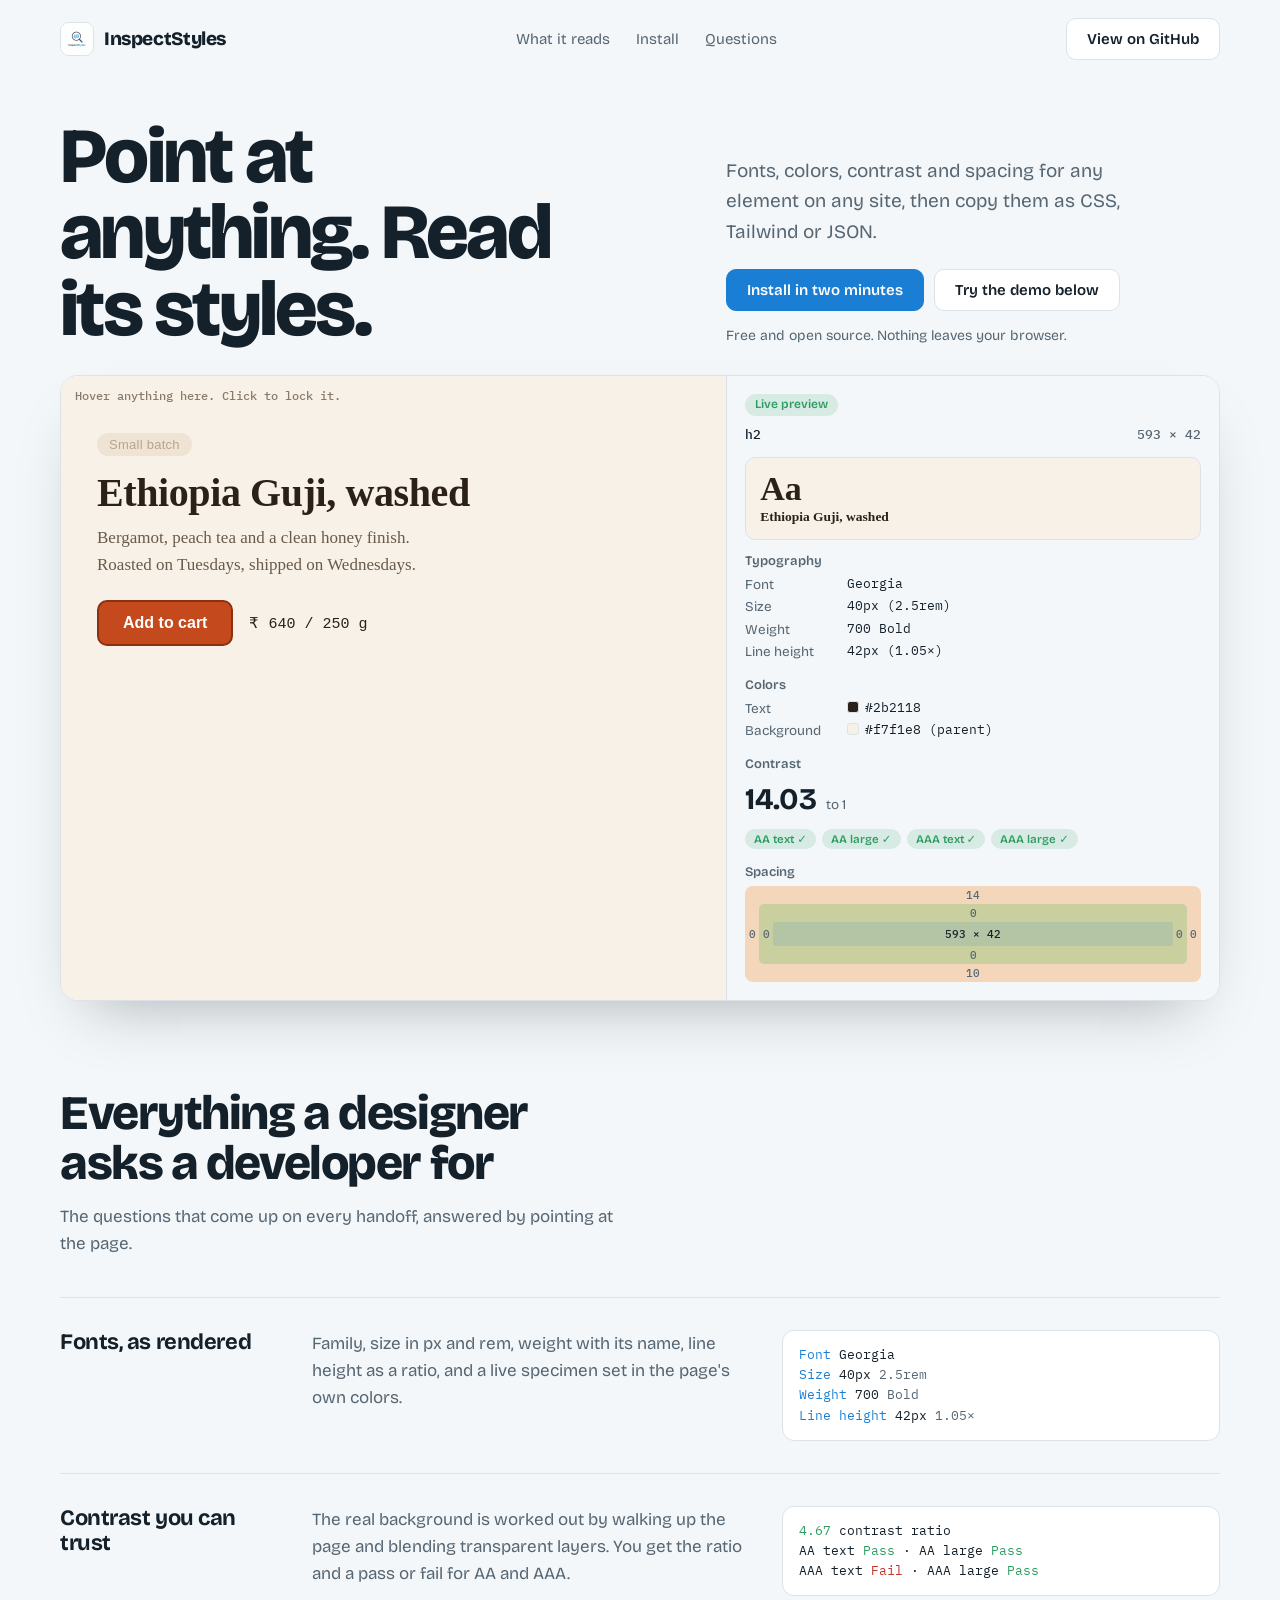
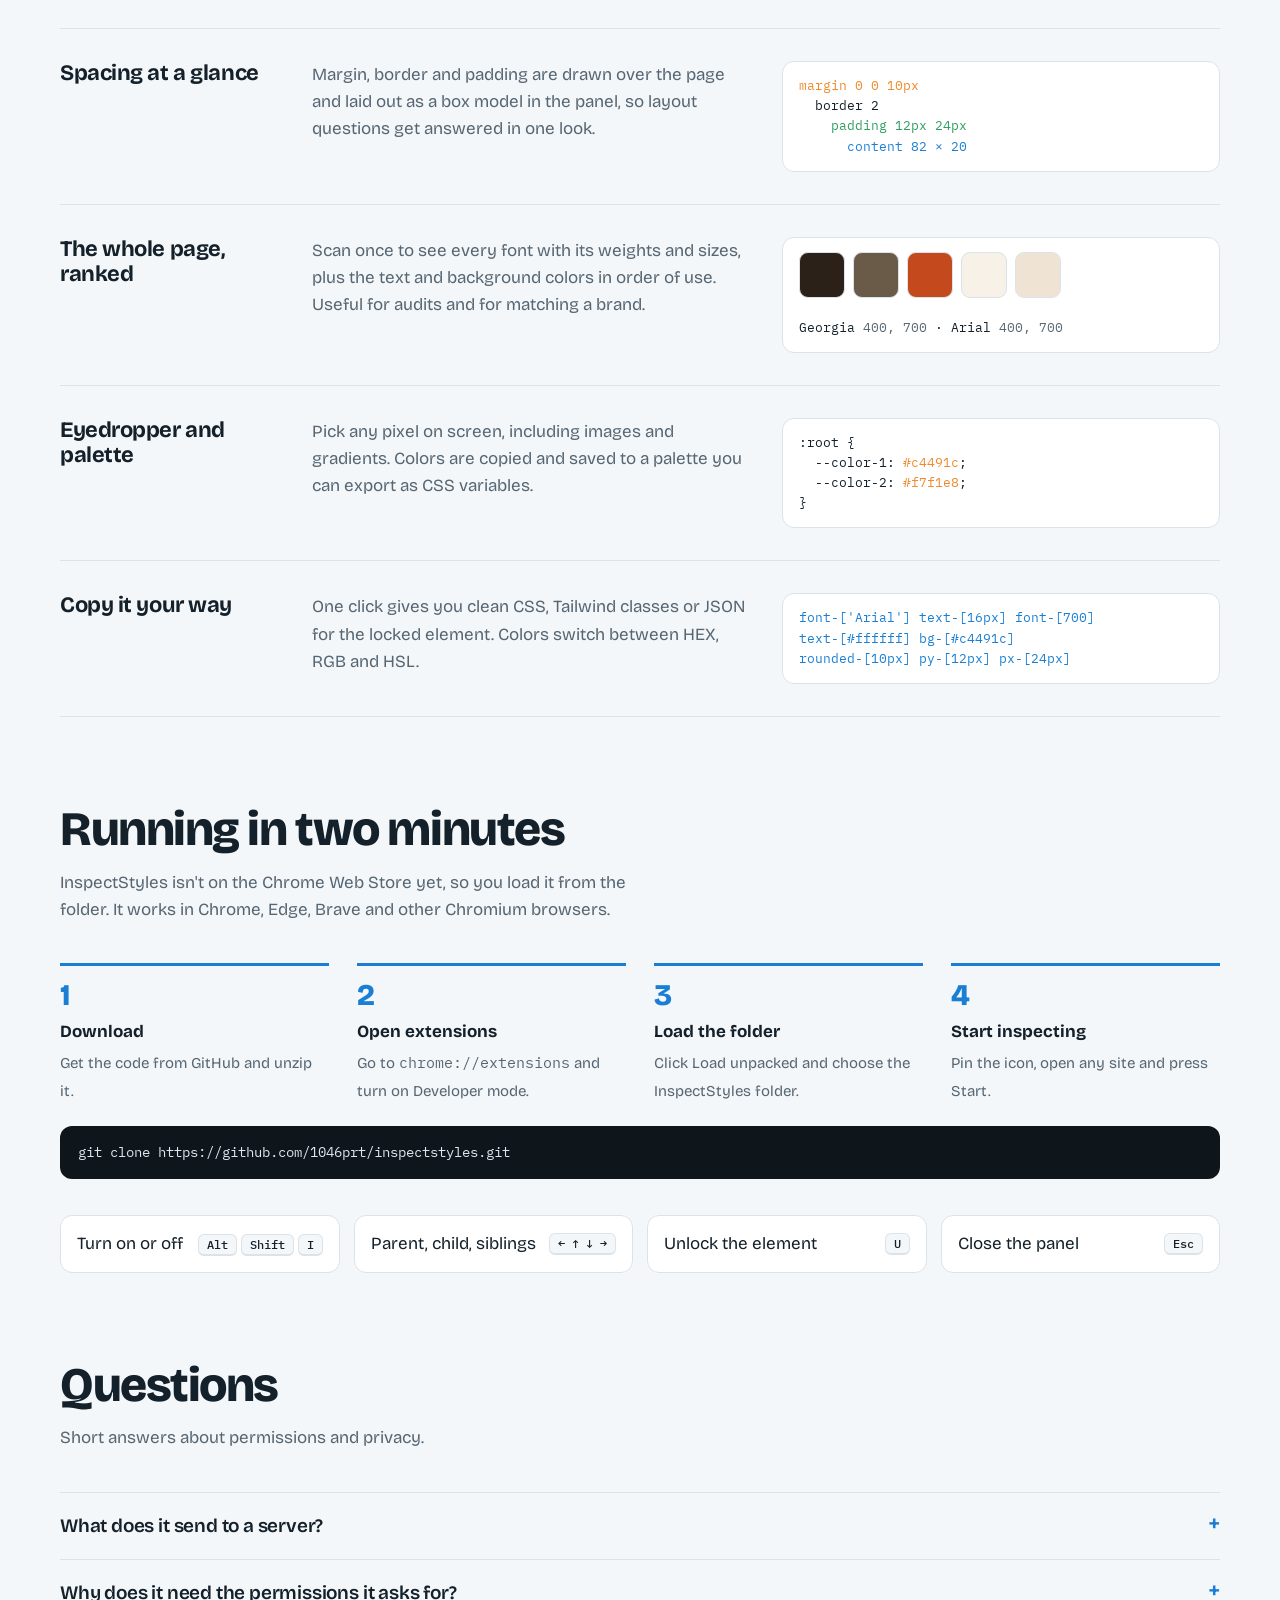
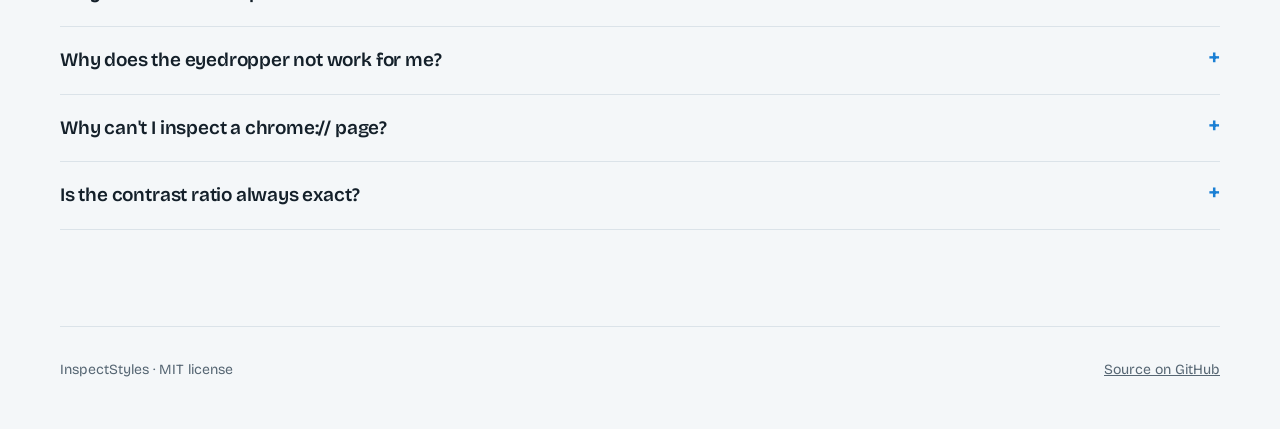
<file: website/index.html>
<!DOCTYPE html>
<html lang="en">
<head>
  <meta charset="utf-8">
  <meta name="viewport" content="width=device-width, initial-scale=1">
  <title>InspectStyles: read any page's fonts, colors and spacing</title>
  <meta name="description" content="A Chrome extension that shows the fonts, colors, contrast and spacing of anything you point at. Pick colors, save palettes, export CSS.">
  <link rel="icon" href="icon.png">
  <link rel="preconnect" href="https://fonts.googleapis.com">
  <link rel="preconnect" href="https://fonts.gstatic.com" crossorigin>
  <link href="https://fonts.googleapis.com/css2?family=Bricolage+Grotesque:opsz,wght@12..96,400;12..96,600;12..96,800&family=IBM+Plex+Mono:wght@400;500&display=swap" rel="stylesheet">
  <style>
    :root {
      --paper: #f4f7f9; --surface: #ffffff; --ink: #14202a; --muted: #566673; --line: #dbe3e9;
      --blue: #1a7fd4; --blue-soft: rgba(26,127,212,.12); --on-blue: #fff;
      --orange: #f08a2c; --green: #2f9e63; --red: #c0392b;
      --display: "Bricolage Grotesque", "Segoe UI", system-ui, sans-serif;
      --mono: "IBM Plex Mono", ui-monospace, "SF Mono", Menlo, Consolas, monospace;
      color-scheme: light dark;
    }
    @media (prefers-color-scheme: dark) {
      :root { --paper: #0c1318; --surface: #141d25; --ink: #e9eff3; --muted: #93a3af; --line: #24313b;
        --blue: #4aa8f5; --blue-soft: rgba(74,168,245,.16); --on-blue: #08121a; --green: #4cc38a; --red: #ff7b6b; }
    }
    * { box-sizing: border-box; }
    html { scroll-behavior: smooth; }
    @media (prefers-reduced-motion: reduce) { html { scroll-behavior: auto; } * { animation: none !important; transition: none !important; } }
    body { margin: 0; background: var(--paper); color: var(--ink); font: 17px/1.6 var(--display); -webkit-font-smoothing: antialiased; }
    a { color: inherit; }
    a:focus-visible, button:focus-visible, summary:focus-visible { outline: 2px solid var(--blue); outline-offset: 3px; border-radius: 6px; }
    .wrap { width: min(1160px, 100% - 40px); margin-inline: auto; }
    .mono { font-family: var(--mono); font-size: .86em; }

    /* nav */
    .nav { display: flex; align-items: center; justify-content: space-between; padding: 18px 0; gap: 16px; }
    .brand { display: flex; align-items: center; gap: 10px; font-weight: 800; font-size: 19px; letter-spacing: -.02em; text-decoration: none; }
    .brand img { width: 34px; height: 34px; border-radius: 9px; border: 1px solid var(--line); background: #fff; }
    .nav ul { display: flex; gap: 26px; list-style: none; margin: 0; padding: 0; font-size: 15px; color: var(--muted); }
    .nav ul a { text-decoration: none; padding: 6px 0; }
    .nav ul a:hover { color: var(--ink); }
    .btn { display: inline-flex; align-items: center; gap: 8px; padding: 11px 20px; border-radius: 10px; font: 600 15px var(--display); text-decoration: none; border: 1px solid var(--line); background: var(--surface); transition: border-color .15s, transform .15s; cursor: pointer; }
    .btn:hover { border-color: var(--blue); }
    .btn.primary { background: var(--blue); color: var(--on-blue); border-color: var(--blue); }
    .btn.primary:hover { filter: brightness(1.08); }

    /* hero */
    .hero { padding: 40px 0 28px; display: grid; grid-template-columns: 1.25fr 1fr; gap: 48px; align-items: end; }
    h1 { font-size: clamp(40px, 6.2vw, 78px); line-height: .98; letter-spacing: -.035em; font-weight: 800; margin: 0; max-width: 11ch; }
    .hero p { color: var(--muted); font-size: 19px; max-width: 34ch; margin: 0 0 22px; }
    .cta { display: flex; flex-wrap: wrap; gap: 10px; }
    .hero .tiny { margin: 14px 0 0; color: var(--muted); font-size: 14px; max-width: none; }

    /* live demo */
    .demo { display: grid; grid-template-columns: 1.35fr 1fr; border: 1px solid var(--line); border-radius: 18px; background: var(--surface); overflow: hidden; box-shadow: 0 30px 60px -30px rgba(20,32,42,.35); }
    .stage { padding: 36px; background: #f7f1e8; color: #2b2118; position: relative; min-height: 380px; cursor: crosshair; }
    .stage * { cursor: crosshair; }
    .stage .hint { position: absolute; left: 14px; top: 12px; font: 500 12px var(--mono); color: #8a7a68; }
    .shop { font-family: Georgia, "Iowan Old Style", serif; margin-top: 18px; }
    .shop .tag { display: inline-block; background: #efe4d3; color: #b9a58a; padding: 4px 12px; border-radius: 99px; font: 500 13px Arial, sans-serif; letter-spacing: .02em; }
    .shop h2 { font-size: 40px; line-height: 1.05; margin: 14px 0 10px; font-weight: 700; letter-spacing: -.01em; color: #2b2118; }
    .shop p.lede { font-size: 17px; line-height: 1.6; color: #6a5a48; max-width: 40ch; margin: 0 0 22px; }
    .shop .buy { display: inline-block; background: #c4491c; color: #fff; padding: 12px 24px; border-radius: 10px; font: 700 16px Arial, sans-serif; border: 2px solid #8d3010; }
    .shop .price { margin-left: 16px; font: 400 15px "Courier New", monospace; color: #2b2118; }
    .outline { position: fixed; pointer-events: none; z-index: 5; display: none; outline: 2px solid var(--blue); outline-offset: 1px; background: rgba(26,127,212,.14); border-radius: 3px; transition: all .08s; }
    .outline.locked { outline-style: solid; background: rgba(26,127,212,.2); }

    .panel { padding: 18px; background: var(--paper); border-left: 1px solid var(--line); font-size: 13.5px; line-height: 1.45; }
    .panel h3 { margin: 0 0 4px; font-size: 13px; color: var(--muted); font-weight: 600; }
    .crumb { font: 500 13px var(--mono); margin-bottom: 14px; color: var(--ink); display: flex; justify-content: space-between; gap: 8px; }
    .crumb span:last-child { color: var(--muted); }
    .specimen { border-radius: 10px; padding: 12px 14px; border: 1px solid var(--line); margin-bottom: 12px; overflow: hidden; }
    .specimen .aa { font-size: 34px; line-height: 1.1; }
    .kv { display: grid; grid-template-columns: 92px 1fr; gap: 3px 10px; margin: 0 0 14px; }
    .kv dt { color: var(--muted); }
    .kv dd { margin: 0; font: 400 12.5px var(--mono); overflow-wrap: anywhere; }
    .sw { display: inline-block; width: 12px; height: 12px; border-radius: 3px; vertical-align: -1px; margin-right: 6px; border: 1px solid var(--line); }
    .ratio { display: flex; align-items: baseline; gap: 10px; margin-bottom: 8px; }
    .ratio b { font-size: 30px; letter-spacing: -.02em; }
    .pills { display: flex; gap: 6px; flex-wrap: wrap; margin-bottom: 14px; }
    .pill { font: 600 11.5px var(--display); padding: 3px 9px; border-radius: 99px; }
    .pill.ok { background: rgba(47,158,99,.15); color: var(--green); }
    .pill.no { background: rgba(192,57,43,.14); color: var(--red); }
    .bm { background: rgba(240,138,44,.3); padding: 18px 14px; border-radius: 8px; position: relative; font: 500 11px var(--mono); color: var(--muted); }
    .bp { background: rgba(110,190,100,.32); padding: 18px 14px; border-radius: 5px; position: relative; }
    .bc { background: var(--blue-soft); padding: 5px; border-radius: 3px; text-align: center; color: var(--ink); }
    .bm i, .bp i { position: absolute; font-style: normal; }
    .bm .t, .bp .t { top: 2px; left: 50%; transform: translateX(-50%); }
    .bm .b, .bp .b { bottom: 2px; left: 50%; transform: translateX(-50%); }
    .bm .l, .bp .l { left: 4px; top: 50%; transform: translateY(-50%); }
    .bm .r, .bp .r { right: 4px; top: 50%; transform: translateY(-50%); }
    .status { display: inline-block; font-size: 12px; font-weight: 600; padding: 2px 10px; border-radius: 99px; background: rgba(47,158,99,.15); color: var(--green); margin-bottom: 10px; }
    .status.locked { background: var(--blue-soft); color: var(--blue); }

    /* sections */
    section { padding: 88px 0 0; }
    h2.title { font-size: clamp(30px, 4vw, 48px); line-height: 1.04; letter-spacing: -.03em; font-weight: 800; margin: 0 0 14px; max-width: 18ch; }
    .sub { color: var(--muted); max-width: 52ch; margin: 0 0 40px; }

    .rows { display: grid; gap: 0; border-top: 1px solid var(--line); }
    .feat { display: grid; grid-template-columns: 220px 1fr 1fr; gap: 32px; padding: 32px 0; border-bottom: 1px solid var(--line); align-items: start; }
    .feat h3 { margin: 0; font-size: 22px; letter-spacing: -.02em; line-height: 1.15; }
    .feat p { margin: 0; color: var(--muted); }
    .feat .art { font: 400 13px/1.55 var(--mono); background: var(--surface); border: 1px solid var(--line); border-radius: 12px; padding: 14px 16px; overflow-x: auto; }
    .art .c1 { color: var(--blue); } .art .c2 { color: var(--orange); } .art .c3 { color: var(--green); } .art .dim { color: var(--muted); }
    .swatches { display: flex; gap: 8px; flex-wrap: wrap; font-family: var(--mono); }
    .swatches span { display: block; width: 46px; height: 46px; border-radius: 9px; border: 1px solid var(--line); }

    .how { display: grid; grid-template-columns: repeat(4, 1fr); gap: 28px; list-style: none; padding: 0; margin: 0; counter-reset: s; }
    .how li { counter-increment: s; border-top: 3px solid var(--blue); padding-top: 14px; }
    .how li::before { content: counter(s); font: 800 30px var(--display); color: var(--blue); display: block; line-height: 1; margin-bottom: 8px; }
    .how b { display: block; margin-bottom: 4px; }
    .how span { color: var(--muted); font-size: 15px; }
    pre.code { background: #0f161b; color: #dbe7ef; border-radius: 12px; padding: 16px 18px; overflow-x: auto; font: 400 13.5px/1.6 var(--mono); margin: 22px 0 0; }
    .keys { display: grid; grid-template-columns: repeat(auto-fit, minmax(230px, 1fr)); gap: 14px; margin-top: 36px; }
    .key { background: var(--surface); border: 1px solid var(--line); border-radius: 12px; padding: 14px 16px; display: flex; justify-content: space-between; gap: 12px; align-items: center; }
    kbd { font: 500 12px var(--mono); background: var(--paper); border: 1px solid var(--line); border-bottom-width: 2px; border-radius: 6px; padding: 2px 8px; white-space: nowrap; }

    details { border-bottom: 1px solid var(--line); padding: 18px 0; }
    details:first-of-type { border-top: 1px solid var(--line); }
    summary { cursor: pointer; font-weight: 600; font-size: 19px; letter-spacing: -.01em; list-style: none; display: flex; justify-content: space-between; gap: 20px; }
    summary::-webkit-details-marker { display: none; }
    summary::after { content: "+"; color: var(--blue); font-size: 24px; line-height: 1; transition: transform .2s; }
    details[open] summary::after { transform: rotate(45deg); }
    details p { color: var(--muted); max-width: 62ch; margin: 10px 0 0; }

    footer { margin-top: 96px; border-top: 1px solid var(--line); padding: 32px 0 48px; color: var(--muted); font-size: 14px; display: flex; justify-content: space-between; flex-wrap: wrap; gap: 14px; }

    @media (max-width: 960px) {
      .hero { grid-template-columns: 1fr; gap: 22px; }
      .demo { grid-template-columns: 1fr; }
      .panel { border-left: 0; border-top: 1px solid var(--line); }
      .feat { grid-template-columns: 1fr; gap: 14px; }
      .how { grid-template-columns: 1fr 1fr; }
      .nav ul { display: none; }
    }
    @media (max-width: 560px) { .how { grid-template-columns: 1fr; } .stage { padding: 28px 20px; } .shop h2 { font-size: 32px; } }
  </style>
</head>
<body>
  <div class="wrap">
    <nav class="nav" aria-label="Main">
      <a class="brand" href="#top"><img src="icon.png" alt="">InspectStyles</a>
      <ul>
        <li><a href="#features">What it reads</a></li>
        <li><a href="#install">Install</a></li>
        <li><a href="#faq">Questions</a></li>
      </ul>
      <a class="btn" href="https://github.com/1046prt/inspectstyles">View on GitHub</a>
    </nav>

    <header class="hero" id="top">
      <h1>Point at anything. Read its styles.</h1>
      <div>
        <p>Fonts, colors, contrast and spacing for any element on any site, then copy them as CSS, Tailwind or JSON.</p>
        <div class="cta">
          <a class="btn primary" href="#install">Install in two minutes</a>
          <a class="btn" href="#demo">Try the demo below</a>
        </div>
        <p class="tiny">Free and open source. Nothing leaves your browser.</p>
      </div>
    </header>

    <div class="demo" id="demo">
      <div class="stage" id="stage">
        <span class="hint">Hover anything here. Click to lock it.</span>
        <div class="shop">
          <span class="tag">Small batch</span>
          <h2>Ethiopia Guji, washed</h2>
          <p class="lede">Bergamot, peach tea and a clean honey finish. Roasted on Tuesdays, shipped on Wednesdays.</p>
          <span class="buy">Add to cart</span><span class="price">₹ 640 / 250 g</span>
        </div>
      </div>

      <aside class="panel" aria-live="polite">
        <span class="status" id="p-status">Live preview</span>
        <div class="crumb"><span id="p-sel">h2</span><span id="p-size"></span></div>
        <div class="specimen" id="p-spec"><div class="aa">Aa</div><div id="p-sample"></div></div>
        <h3>Typography</h3>
        <dl class="kv">
          <dt>Font</dt><dd id="p-font"></dd>
          <dt>Size</dt><dd id="p-fsize"></dd>
          <dt>Weight</dt><dd id="p-weight"></dd>
          <dt>Line height</dt><dd id="p-lh"></dd>
        </dl>
        <h3>Colors</h3>
        <dl class="kv">
          <dt>Text</dt><dd id="p-fg"></dd>
          <dt>Background</dt><dd id="p-bg"></dd>
        </dl>
        <h3>Contrast</h3>
        <div class="ratio"><b id="p-ratio"></b><span style="color:var(--muted)">to 1</span></div>
        <div class="pills" id="p-pills"></div>
        <h3>Spacing</h3>
        <div class="bm"><i class="t" id="m-t"></i><i class="r" id="m-r"></i><i class="b" id="m-b"></i><i class="l" id="m-l"></i>
          <div class="bp"><i class="t" id="p-t"></i><i class="r" id="p-r"></i><i class="b" id="p-b"></i><i class="l" id="p-l"></i>
            <div class="bc" id="p-box"></div></div></div>
      </aside>
    </div>
    <div class="outline" id="outline"></div>
  </div>

  <main class="wrap">
    <section id="features">
      <h2 class="title">Everything a designer asks a developer for</h2>
      <p class="sub">The questions that come up on every handoff, answered by pointing at the page.</p>
      <div class="rows">
        <article class="feat">
          <h3>Fonts, as rendered</h3>
          <p>Family, size in px and rem, weight with its name, line height as a ratio, and a live specimen set in the page's own colors.</p>
          <div class="art"><span class="c1">Font</span> Georgia<br><span class="c1">Size</span> 40px <span class="dim">2.5rem</span><br><span class="c1">Weight</span> 700 <span class="dim">Bold</span><br><span class="c1">Line height</span> 42px <span class="dim">1.05×</span></div>
        </article>
        <article class="feat">
          <h3>Contrast you can trust</h3>
          <p>The real background is worked out by walking up the page and blending transparent layers. You get the ratio and a pass or fail for AA and AAA.</p>
          <div class="art"><span class="c3">4.67</span> contrast ratio<br>AA text <span class="c3">Pass</span> · AA large <span class="c3">Pass</span><br>AAA text <span style="color:var(--red)">Fail</span> · AAA large <span class="c3">Pass</span></div>
        </article>
        <article class="feat">
          <h3>Spacing at a glance</h3>
          <p>Margin, border and padding are drawn over the page and laid out as a box model in the panel, so layout questions get answered in one look.</p>
          <div class="art"><span class="c2">margin 0 0 10px</span><br>&nbsp;&nbsp;border 2<br>&nbsp;&nbsp;&nbsp;&nbsp;<span class="c3">padding 12px 24px</span><br>&nbsp;&nbsp;&nbsp;&nbsp;&nbsp;&nbsp;<span class="c1">content 82 × 20</span></div>
        </article>
        <article class="feat">
          <h3>The whole page, ranked</h3>
          <p>Scan once to see every font with its weights and sizes, plus the text and background colors in order of use. Useful for audits and for matching a brand.</p>
          <div class="art"><div class="swatches"><span style="background:#2b2118"></span><span style="background:#6a5a48"></span><span style="background:#c4491c"></span><span style="background:#f7f1e8"></span><span style="background:#efe4d3"></span></div><br>Georgia <span class="dim">400, 700</span> · Arial <span class="dim">400, 700</span></div>
        </article>
        <article class="feat">
          <h3>Eyedropper and palette</h3>
          <p>Pick any pixel on screen, including images and gradients. Colors are copied and saved to a palette you can export as CSS variables.</p>
          <div class="art">:root {<br>&nbsp;&nbsp;--color-1: <span class="c2">#c4491c</span>;<br>&nbsp;&nbsp;--color-2: <span class="c2">#f7f1e8</span>;<br>}</div>
        </article>
        <article class="feat">
          <h3>Copy it your way</h3>
          <p>One click gives you clean CSS, Tailwind classes or JSON for the locked element. Colors switch between HEX, RGB and HSL.</p>
          <div class="art"><span class="c1">font-['Arial'] text-[16px] font-[700]</span><br><span class="c1">text-[#ffffff] bg-[#c4491c]</span><br><span class="c1">rounded-[10px] py-[12px] px-[24px]</span></div>
        </article>
      </div>
    </section>

    <section id="install">
      <h2 class="title">Running in two minutes</h2>
      <p class="sub">InspectStyles isn't on the Chrome Web Store yet, so you load it from the folder. It works in Chrome, Edge, Brave and other Chromium browsers.</p>
      <ol class="how">
        <li><b>Download</b><span>Get the code from GitHub and unzip it.</span></li>
        <li><b>Open extensions</b><span>Go to <span class="mono">chrome://extensions</span> and turn on Developer mode.</span></li>
        <li><b>Load the folder</b><span>Click Load unpacked and choose the InspectStyles folder.</span></li>
        <li><b>Start inspecting</b><span>Pin the icon, open any site and press Start.</span></li>
      </ol>
      <pre class="code">git clone https://github.com/1046prt/inspectstyles.git</pre>
      <div class="keys">
        <div class="key"><span>Turn on or off</span><span><kbd>Alt</kbd> <kbd>Shift</kbd> <kbd>I</kbd></span></div>
        <div class="key"><span>Parent, child, siblings</span><kbd>← ↑ ↓ →</kbd></div>
        <div class="key"><span>Unlock the element</span><kbd>U</kbd></div>
        <div class="key"><span>Close the panel</span><kbd>Esc</kbd></div>
      </div>
    </section>

    <section id="faq">
      <h2 class="title">Questions</h2>
      <p class="sub">Short answers about permissions and privacy.</p>
      <details><summary>What does it send to a server?</summary><p>Nothing. There are no network requests. Styles are read with the browser's own getComputedStyle, and your saved palette and settings live in chrome.storage on your device.</p></details>
      <details><summary>Why does it need the permissions it asks for?</summary><p>activeTab and scripting let it run on the tab you choose, only when you start it. storage keeps your palette, theme and panel width.</p></details>
      <details><summary>Why does the eyedropper not work for me?</summary><p>It uses the browser's EyeDropper feature, which needs Chrome or Edge 95 or newer. Firefox and Safari don't offer it.</p></details>
      <details><summary>Why can't I inspect a chrome:// page?</summary><p>Browsers block extensions on their own pages and on the Chrome Web Store. Any regular website works.</p></details>
      <details><summary>Is the contrast ratio always exact?</summary><p>It's exact for solid and semi-transparent colors. When a background image sits behind the text, the panel tells you the ratio is an estimate.</p></details>
    </section>
  </main>

  <div class="wrap">
    <footer>
      <span>InspectStyles · MIT license</span>
      <span><a href="https://github.com/1046prt/inspectstyles">Source on GitHub</a></span>
    </footer>
  </div>

  <script>
    // The demo reads real computed styles, the same way the extension does.
    (function () {
      const stage = document.getElementById("stage");
      const outline = document.getElementById("outline");
      const $ = (id) => document.getElementById(id);
      let locked = null, hovered = null;

      function parse(s) {
        const m = s.match(/rgba?\(([\d.]+)[,\s]+([\d.]+)[,\s]+([\d.]+)(?:[,\s/]+([\d.]+))?/);
        return m ? { r: +m[1], g: +m[2], b: +m[3], a: m[4] === undefined ? 1 : +m[4] } : { r: 0, g: 0, b: 0, a: 0 };
      }
      const hex = (c) => "#" + [c.r, c.g, c.b].map((n) => Math.round(n).toString(16).padStart(2, "0")).join("");
      const lum = (c) => { const f = (v) => { v /= 255; return v <= .03928 ? v / 12.92 : Math.pow((v + .055) / 1.055, 2.4); }; return .2126 * f(c.r) + .7152 * f(c.g) + .0722 * f(c.b); };
      const ratio = (a, b) => { const x = lum(a), y = lum(b); return (Math.max(x, y) + .05) / (Math.min(x, y) + .05); };
      const px = (v) => Math.round(parseFloat(v) * 100) / 100 || 0;

      function bgOf(el) {
        for (let n = el; n && n !== document.body; n = n.parentElement) {
          const c = parse(getComputedStyle(n).backgroundColor);
          if (c.a >= 1) return c;
        }
        return { r: 255, g: 255, b: 255, a: 1 };
      }

      function selector(el) {
        const cls = (el.className || "").toString().split(/\s+/).filter(Boolean)[0];
        return el.tagName.toLowerCase() + (cls ? "." + cls : "");
      }

      function render(el) {
        const cs = getComputedStyle(el), r = el.getBoundingClientRect();
        const fg = parse(cs.color), own = parse(cs.backgroundColor), bg = own.a >= 1 ? own : bgOf(el);
        const size = px(cs.fontSize), weight = parseInt(cs.fontWeight, 10);
        const names = { 400: "Regular", 600: "Semi bold", 700: "Bold" };
        const cr = ratio(fg, bg);
        const large = size >= 24 || (size >= 18.66 && weight >= 700);

        $("p-sel").textContent = selector(el);
        $("p-size").textContent = Math.round(r.width) + " × " + Math.round(r.height);
        const spec = $("p-spec");
        spec.style.cssText = "background:" + cs.backgroundColor.replace(/rgba\(0, 0, 0, 0\)/, hex(bg)) + ";background:" + hex(bg) + ";color:" + cs.color + ";font-family:" + cs.fontFamily + ";font-weight:" + cs.fontWeight;
        $("p-sample").textContent = (el.textContent || "").trim().slice(0, 30);
        $("p-font").textContent = cs.fontFamily.split(",")[0].replace(/["']/g, "");
        $("p-fsize").textContent = size + "px (" + Math.round((size / 16) * 100) / 100 + "rem)";
        $("p-weight").textContent = weight + (names[weight] ? " " + names[weight] : "");
        $("p-lh").textContent = cs.lineHeight === "normal" ? "normal" : px(cs.lineHeight) + "px (" + Math.round((px(cs.lineHeight) / size) * 100) / 100 + "×)";
        $("p-fg").innerHTML = '<span class="sw" style="background:' + hex(fg) + '"></span>' + hex(fg);
        $("p-bg").innerHTML = '<span class="sw" style="background:' + hex(bg) + '"></span>' + hex(bg) + (own.a >= 1 ? "" : " (parent)");
        $("p-ratio").textContent = cr.toFixed(2);
        const pill = (label, ok) => '<span class="pill ' + (ok ? "ok" : "no") + '">' + label + (ok ? " ✓" : " ✗") + "</span>";
        $("p-pills").innerHTML = pill("AA text", cr >= 4.5) + pill("AA large", cr >= 3) + pill("AAA text", cr >= 7) + pill("AAA large", cr >= 4.5);
        const side = (p, k) => px(cs[p + k]);
        const set = (pre, p) => ["Top", "Right", "Bottom", "Left"].forEach((k, i) => { $(pre + "-" + "trbl"[i]).textContent = side(p, k); });
        set("m", "margin"); set("p", "padding");
        const cw = Math.round(r.width - side("padding", "Left") - side("padding", "Right") - side("border", "LeftWidth") - side("border", "RightWidth"));
        const ch = Math.round(r.height - side("padding", "Top") - side("padding", "Bottom") - side("border", "TopWidth") - side("border", "BottomWidth"));
        $("p-box").textContent = cw + " × " + ch;
      }

      function place(el) {
        if (!el) { outline.style.display = "none"; return; }
        const r = el.getBoundingClientRect();
        Object.assign(outline.style, { display: "block", left: r.left + "px", top: r.top + "px", width: r.width + "px", height: r.height + "px" });
        outline.classList.toggle("locked", !!locked);
      }

      function pick(e) {
        const t = e.target;
        return t === stage || t.classList.contains("hint") || t.classList.contains("shop") ? null : t;
      }

      stage.addEventListener("mousemove", (e) => {
        const t = pick(e);
        if (!t || t === hovered) return;
        hovered = t;
        if (!locked) render(t);
        place(locked || t);
      });
      stage.addEventListener("mouseleave", () => { hovered = null; if (!locked) place(null); });
      stage.addEventListener("click", (e) => {
        const t = pick(e);
        if (!t) { locked = null; $("p-status").textContent = "Live preview"; $("p-status").classList.remove("locked"); place(hovered); return; }
        locked = t; render(t); place(t);
        $("p-status").textContent = "Locked. Click empty space to unlock"; $("p-status").classList.add("locked");
      });
      window.addEventListener("scroll", () => place(locked || hovered), { passive: true });
      window.addEventListener("resize", () => place(locked || hovered));

      // start with the headline already read, so the panel is never empty
      const first = stage.querySelector("h2");
      render(first);
    })();
  </script>
</body>
</html>
</file>
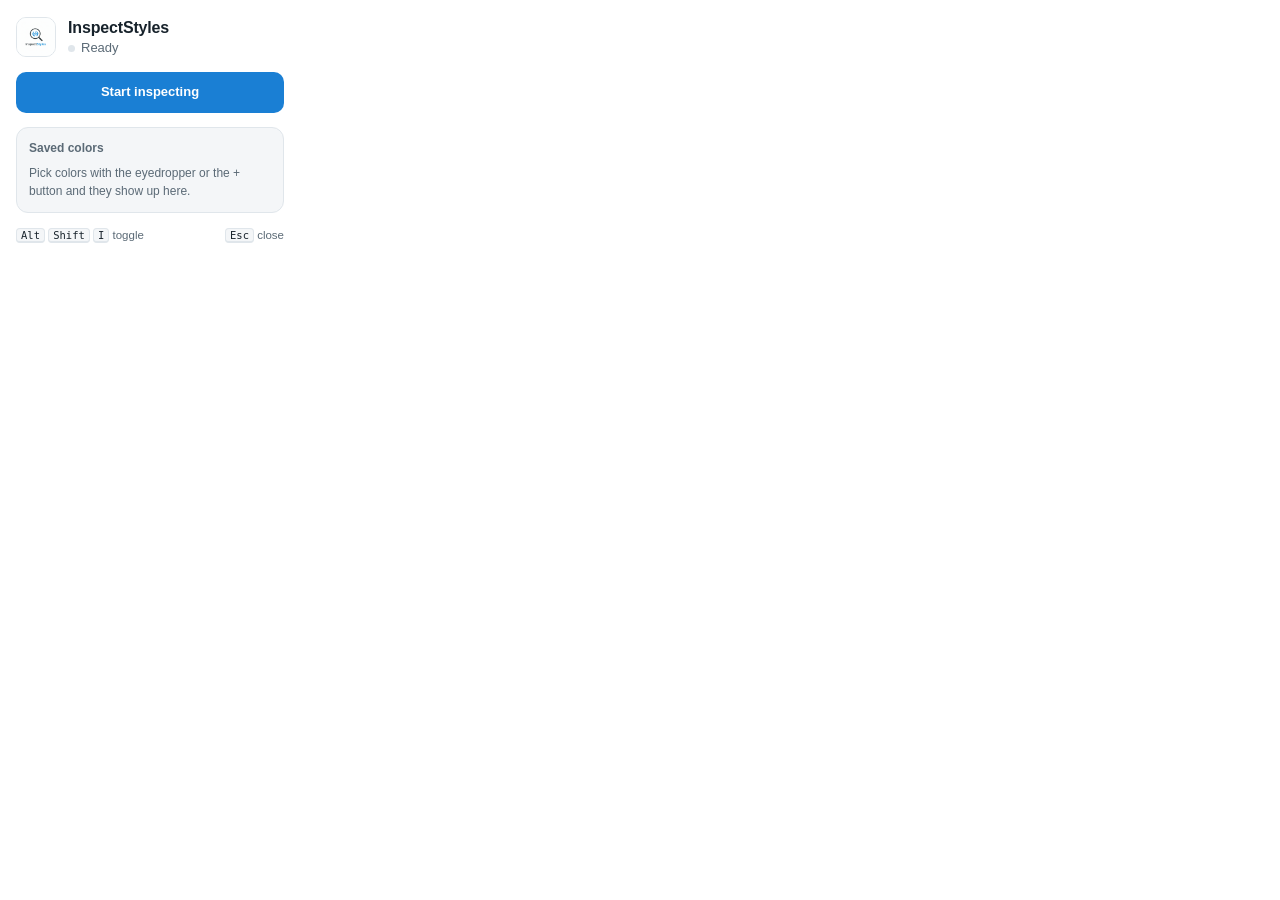
<file: popup/popup.html>
<!DOCTYPE html>
<html lang="en">
  <head>
    <meta charset="utf-8" />
    <meta name="viewport" content="width=device-width, initial-scale=1" />
    <title>InspectStyles</title>
    <link rel="stylesheet" href="popup.css" />
  </head>
  <body>
    <main class="popup">
      <header class="top">
        <img src="../icons/InspectStyles.png" alt="" class="logo" />
        <div class="titles">
          <h1>InspectStyles</h1>
          <p id="status" class="status" role="status">Ready</p>
        </div>
      </header>

      <button id="toggle" class="launch" type="button">Start inspecting</button>
      <p id="error" class="error" role="alert" hidden></p>

      <section class="saved" aria-labelledby="saved-title">
        <div class="saved-head">
          <h2 id="saved-title">Saved colors</h2>
          <span id="saved-count" class="count"></span>
        </div>
        <div id="swatches" class="swatches"></div>
        <p id="saved-empty" class="hint">Pick colors with the eyedropper or the + button and they show up here.</p>
      </section>

      <footer class="foot">
        <span><kbd>Alt</kbd> <kbd>Shift</kbd> <kbd>I</kbd> toggle</span>
        <span><kbd>Esc</kbd> close</span>
      </footer>
    </main>
    <script src="popup.js"></script>
  </body>
</html>
</file>
<file: popup/popup.css>
:root {
  --bg: #ffffff;
  --ink: #17222b;
  --muted: #5b6a76;
  --line: #e0e6eb;
  --soft: #f4f6f8;
  --accent: #1a7fd4;
  --accent-ink: #ffffff;
  --live: #14804a;
  --bad: #c0392b;
  color-scheme: light dark;
}
@media (prefers-color-scheme: dark) {
  :root {
    --bg: #0f161b;
    --ink: #e8eef2;
    --muted: #92a2ae;
    --line: #26323c;
    --soft: #172029;
    --accent: #4aa8f5;
    --accent-ink: #08121a;
    --live: #4cc38a;
    --bad: #ff7b6b;
  }
}

* { box-sizing: border-box; margin: 0; }

body {
  width: 300px;
  background: var(--bg);
  color: var(--ink);
  font: 13px/1.45 -apple-system, BlinkMacSystemFont, "Segoe UI", Roboto, "Helvetica Neue", Arial, sans-serif;
}

.popup { padding: 16px; display: flex; flex-direction: column; gap: 14px; }

.top { display: flex; align-items: center; gap: 12px; }
.logo { width: 40px; height: 40px; border-radius: 10px; border: 1px solid var(--line); background: #fff; }
h1 { font-size: 16px; font-weight: 650; letter-spacing: -0.01em; }
.status { color: var(--muted); display: flex; align-items: center; gap: 6px; }
.status::before { content: ""; width: 7px; height: 7px; border-radius: 50%; background: var(--line); }
.status.on { color: var(--live); }
.status.on::before { background: var(--live); box-shadow: 0 0 0 3px color-mix(in srgb, var(--live) 25%, transparent); }

.launch {
  font: inherit;
  font-weight: 650;
  padding: 11px 14px;
  border: 0;
  border-radius: 10px;
  background: var(--accent);
  color: var(--accent-ink);
  cursor: pointer;
  transition: filter 0.12s;
}
.launch:hover { filter: brightness(1.08); }
.launch:focus-visible, .sw:focus-visible { outline: 2px solid var(--accent); outline-offset: 2px; }
.launch.stop { background: var(--soft); color: var(--ink); box-shadow: inset 0 0 0 1px var(--line); }

.error { color: var(--bad); background: color-mix(in srgb, var(--bad) 12%, transparent); padding: 8px 10px; border-radius: 8px; }
.error[hidden] { display: none; }

.saved { background: var(--soft); border: 1px solid var(--line); border-radius: 12px; padding: 12px; }
.saved-head { display: flex; justify-content: space-between; align-items: center; margin-bottom: 8px; }
h2 { font-size: 12px; font-weight: 650; color: var(--muted); }
.count { font-size: 11px; color: var(--muted); }
.swatches { display: grid; grid-template-columns: repeat(8, 1fr); gap: 6px; }
.sw { aspect-ratio: 1; border-radius: 7px; border: 1px solid var(--line); cursor: pointer; padding: 0; position: relative; }
.sw:hover { transform: translateY(-1px); }
.hint { color: var(--muted); font-size: 12px; }
.hint[hidden] { display: none; }

.foot { display: flex; justify-content: space-between; color: var(--muted); font-size: 11.5px; }
kbd { font: 10.5px ui-monospace, Menlo, Consolas, monospace; background: var(--soft); border: 1px solid var(--line); border-bottom-width: 2px; border-radius: 4px; padding: 0 4px; color: var(--ink); }

@media (prefers-reduced-motion: reduce) { * { transition: none !important; } }
</file>
